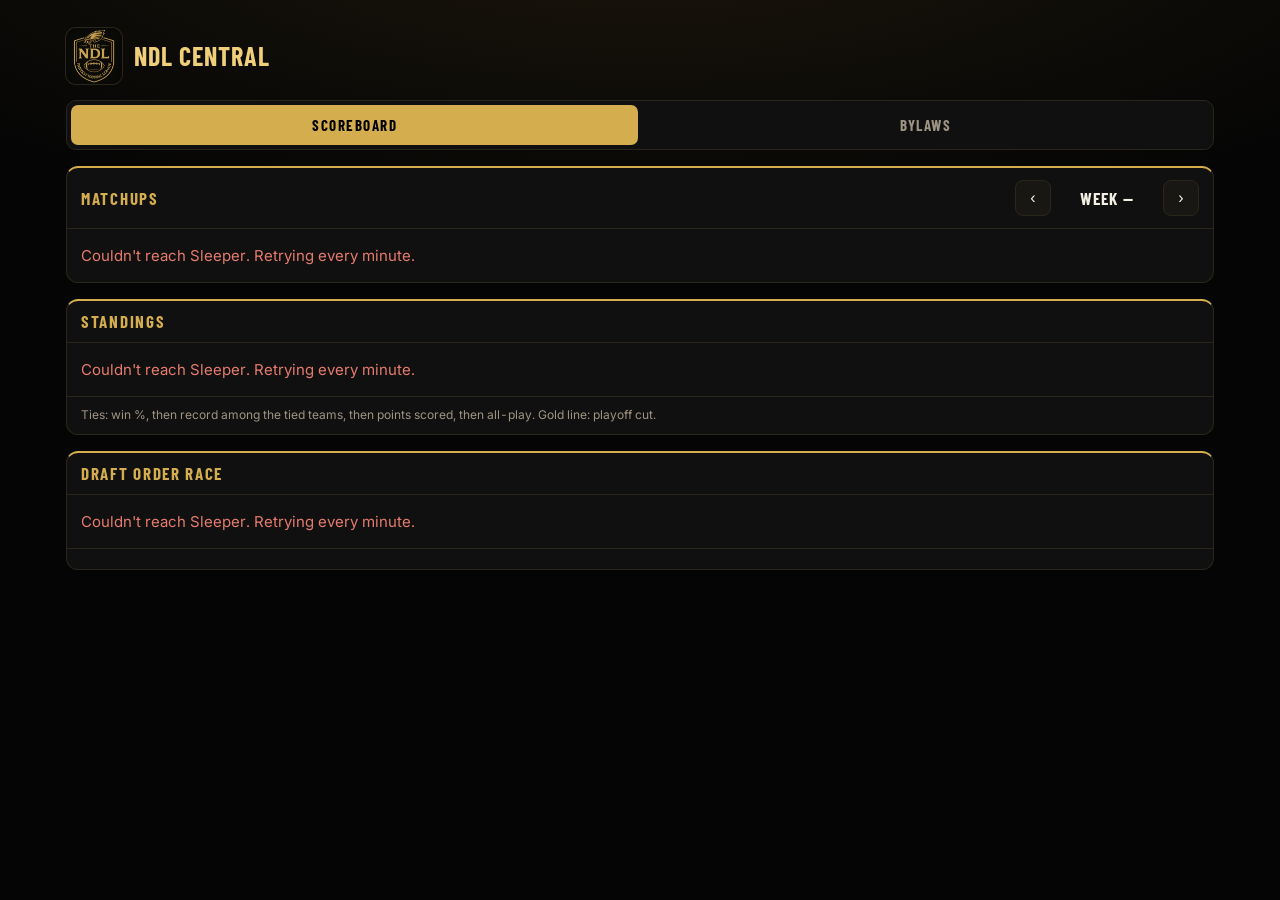
<file: index.html>
<!doctype html>
<html lang="en">
<head>
<meta charset="utf-8">
<meta name="viewport" content="width=device-width, initial-scale=1, viewport-fit=cover">
<meta name="theme-color" content="#050505">
<title>NDL Central</title>
<link rel="icon" href="logo.webp" type="image/webp">
<link rel="apple-touch-icon" href="logo.webp">
<link rel="preconnect" href="https://fonts.googleapis.com">
<link rel="preconnect" href="https://fonts.gstatic.com" crossorigin>
<link rel="stylesheet" href="https://fonts.googleapis.com/css2?family=Barlow+Condensed:wght@500;600;700&family=Inter:wght@400;500;600;700&display=swap">
<link rel="stylesheet" href="theme.css">
<style>

  /* Matchups */
  .stepper { display: flex; align-items: center; gap: 4px; }
  .stepper button { width: 36px; height: 36px; border: 1px solid var(--line); border-radius: 8px; background: var(--panel-2); color: var(--text); font-size: 16px; cursor: pointer; }
  .stepper button:disabled { opacity: .35; cursor: default; }
  .stepper .label { min-width: 104px; text-align: center; font: 700 17px/1 var(--display); letter-spacing: .06em; text-transform: uppercase; }
  .stepper button:not(:disabled):hover { border-color: var(--accent); color: var(--accent-hi); }
  .status { display: inline-block; margin-left: 6px; padding: 1px 6px; border-radius: 4px; font-size: 10px; font-weight: 700; letter-spacing: .06em; vertical-align: 1px; }
  .status.live { background: var(--accent); color: #000; }
  .status.final { background: var(--line); color: var(--muted); }
  .status.upcoming { background: var(--line); color: var(--text); }
  .games { display: grid; grid-template-columns: 1fr; gap: 1px; background: var(--line); }
  .game { background: var(--panel); padding: 6px 14px; }
  .side { display: grid; grid-template-columns: 28px 1fr auto; align-items: center; gap: 10px; padding: 6px 0; }
  .side .who { min-width: 0; }
  .side .name { display: block; overflow: hidden; text-overflow: ellipsis; white-space: nowrap; font-weight: 500; }
  .side .sub { display: block; color: var(--muted); font-size: 12px; overflow: hidden; text-overflow: ellipsis; white-space: nowrap; }
  .side .pts { font: 600 26px/1 var(--display); letter-spacing: .02em; color: var(--muted); }
  .side.ahead .name { color: var(--text); font-weight: 700; }
  .side.ahead .pts { color: var(--accent-hi); font-weight: 700; }
  .avatar { width: 28px; height: 28px; border-radius: 50%; background: var(--panel-2); object-fit: cover; display: block; }
  .avatar.sm { width: 22px; height: 22px; }

  /* Tables */
  .scroll { overflow-x: auto; -webkit-overflow-scrolling: touch; }
  table { border-collapse: separate; border-spacing: 0; width: 100%; font-size: 14px; }
  th, td { padding: 0 10px; height: 44px; text-align: right; white-space: nowrap; border-bottom: 1px solid var(--line); }
  tbody tr:last-child td { border-bottom: 0; }
  th { font: 700 13px/1 var(--display); letter-spacing: .08em; text-transform: uppercase; color: var(--muted); background: var(--panel-2); }
  th button { all: unset; cursor: pointer; display: inline-flex; align-items: center; gap: 3px; min-height: 44px; }
  th button:focus-visible { outline: 2px solid var(--accent); outline-offset: -2px; }
  th[aria-sort] button { color: var(--text); }
  th .arrow { font-size: 9px; width: 8px; }
  .l { text-align: left; }
  .sticky { position: sticky; left: 0; z-index: 1; background: var(--sticky); box-shadow: 1px 0 0 var(--line); }
  th.sticky { background: var(--panel-2); z-index: 2; }
  .team { display: flex; align-items: center; gap: 8px; max-width: 168px; }
  .team .rank { width: 18px; text-align: right; color: var(--muted); font-size: 13px; flex: none; }
  .team .name { overflow: hidden; text-overflow: ellipsis; font-weight: 600; }
  .playoff-line td { border-bottom: 2px solid var(--accent); }
  .W { color: var(--win); } .L { color: var(--loss); }
  .muted { color: var(--muted); }
  .compact { table-layout: fixed; font-size: 13px; letter-spacing: -.01em; }
  .compact th, .compact td { padding: 0 3px; height: 48px; }
  .compact th:first-child, .compact td:first-child { padding-left: 8px; width: 32%; }
  .compact th:last-child, .compact td:last-child { padding-right: 8px; }
  .compact th:nth-child(2), .compact td:nth-child(2) { width: 12%; }
  .compact th:last-child, .compact td:last-child { width: 16%; }
  .compact th button { min-height: 40px; }
  .compact .team { gap: 6px; max-width: none; }
  .compact .team .rank { width: 14px; font-size: 12px; }
  .compact .who { display: flex; flex-direction: column; min-width: 0; line-height: 1.25; }
  .compact .name { overflow: hidden; text-overflow: ellipsis; white-space: nowrap; }
  .compact td:not(:first-child) { line-height: 1.25; }
  .compact .v, .compact .s { display: block; overflow: hidden; text-overflow: clip; }
  .compact .s { color: var(--muted); font-size: 11px; }
  .race .pick { width: 52px; color: var(--muted); }
  .race .team { max-width: none; }
  .race .who { display: flex; flex-direction: column; min-width: 0; line-height: 1.25; }
  .race .name, .race .held { overflow: hidden; text-overflow: ellipsis; white-space: nowrap; }
  .race .held { color: var(--accent); font-size: 12px; }
  .race td { height: 48px; }
  .race .ahead { color: var(--muted); }

  button.game { all: unset; box-sizing: border-box; display: block; width: 100%; background: var(--panel); padding: 6px 14px; cursor: pointer; position: relative; }
  button.game::after { content: "›"; position: absolute; right: 6px; top: 50%; transform: translateY(-50%); color: var(--line); font-size: 18px; }
  button.game:hover, button.game:focus-visible { background: var(--panel-2); }
  button.game:focus-visible { outline: 2px solid var(--accent); outline-offset: -2px; }
  button.game .side { padding-right: 8px; }

  /* Matchup sheet */
  dialog { width: 100%; max-width: 560px; max-height: 100dvh; height: 100dvh; margin: 0 auto; padding: 0; border: 0; background: var(--bg); color: var(--text); }
  dialog::backdrop { background: rgba(0, 0, 0, .7); }
  .sheet { display: flex; flex-direction: column; height: 100%; }
  .sheet-top { display: flex; align-items: center; justify-content: space-between; padding: calc(10px + env(safe-area-inset-top)) 16px 10px; border-bottom: 1px solid var(--line); }
  .sheet-top h2 { font-size: 17px; }
  .close { all: unset; cursor: pointer; width: 40px; height: 40px; display: grid; place-items: center; border-radius: 8px; font-size: 22px; color: var(--muted); }
  .close:hover, .close:focus-visible { color: var(--accent-hi); background: var(--panel-2); }
  .sheet-body { overflow-y: auto; -webkit-overflow-scrolling: touch; padding: 0 0 calc(24px + env(safe-area-inset-bottom)); }
  .score { display: grid; grid-template-columns: 1fr auto 1fr; align-items: center; gap: 8px; padding: 16px; background: var(--panel); border-bottom: 2px solid var(--accent); }
  .score .t { display: flex; flex-direction: column; align-items: center; gap: 6px; text-align: center; min-width: 0; }
  .score .t .name { font-weight: 600; font-size: 14px; max-width: 100%; overflow: hidden; text-overflow: ellipsis; white-space: nowrap; }
  .score .t .sub { color: var(--muted); font-size: 12px; }
  .score .t .avatar { width: 44px; height: 44px; }
  .score .big { font: 700 34px/1 var(--display); color: var(--muted); }
  .score .t.ahead .big { color: var(--accent-hi); }
  .score .vs { color: var(--muted); font: 600 13px/1 var(--display); letter-spacing: .1em; }
  .lineup { width: 100%; border-collapse: collapse; table-layout: fixed; font-size: 13px; }
  .lineup td { height: 52px; padding: 0 8px; border-bottom: 1px solid var(--line); vertical-align: middle; white-space: normal; text-align: left; }
  .lineup .slot { width: 46px; padding: 0; text-align: center; font: 700 12px/1 var(--display); letter-spacing: .06em; color: var(--accent); background: var(--panel); }
  .lineup .pl { overflow: hidden; }
  .lineup .pl.r { text-align: right; }
  .pl .row { display: flex; align-items: center; gap: 6px; }
  .pl.r .row { flex-direction: row-reverse; }
  .pl .nm { flex: 1; min-width: 0; overflow: hidden; text-overflow: ellipsis; white-space: nowrap; font-weight: 500; }
  .pl .pp { font: 600 17px/1 var(--display); color: var(--muted); flex: none; }
  .pl.hot .pp { color: var(--text); }
  .pl .meta { display: block; color: var(--muted); font-size: 11px; overflow: hidden; text-overflow: ellipsis; white-space: nowrap; }
  .pl .inj { color: var(--loss); font-weight: 700; }
  .pl.empty { color: var(--muted); font-style: italic; }
  .bench-h { margin: 0; padding: 18px 16px 8px; font: 700 15px/1 var(--display); letter-spacing: .1em; text-transform: uppercase; color: var(--muted); display: flex; justify-content: space-between; }
  .lineup.bench .slot { color: var(--muted); }

  /* Tiebreakers */
  .tie-h { margin: 0; padding: 10px 14px; background: var(--panel-2); border-bottom: 1px solid var(--line); font: 700 14px/1 var(--display); letter-spacing: .08em; text-transform: uppercase; color: var(--muted); }
  .tie-h b { color: var(--accent-hi); font-weight: 700; }
  .tiebreak { table-layout: fixed; }
  .tiebreak td { height: auto; padding: 10px 8px; white-space: normal; vertical-align: top; text-align: left; }
  .tiebreak td:first-child { width: 30px; padding-left: 14px; color: var(--muted); }
  .tiebreak td:last-child { width: 40%; padding-right: 14px; }
  .tiebreak .name { display: block; font-weight: 600; }
  .tiebreak .vsgames { display: block; margin-top: 3px; color: var(--muted); font-size: 12px; line-height: 1.5; }
  .tiebreak .vsgames .W, .tiebreak .vsgames .L { font-weight: 600; }
  .tiebreak .rule { display: block; font: 700 15px/1.1 var(--display); letter-spacing: .06em; text-transform: uppercase; color: var(--accent); }
  .tiebreak .vs { display: block; margin-top: 3px; font-size: 12px; color: var(--muted); }
  .tiebreak .vs b { color: var(--text); font-weight: 600; }
  .tiebreak tr.last td { border-bottom: 2px solid var(--line); }

  .error { padding: 16px 14px; color: var(--loss); }
  .loading { padding: 24px 14px; color: var(--muted); }

  @media (min-width: 640px) {
    .games { grid-template-columns: 1fr 1fr; }
    .team { max-width: 240px; }
  }
  @media (min-width: 1000px) {
    main { padding-top: 24px; }
    .games { grid-template-columns: repeat(3, 1fr); }
  }
</style>
</head>
<body>
<main>
  <header>
    <div class="brand"><img src="logo.webp" alt="The NDL Fantasy Football League" width="56" height="56">
      <h1 id="title">NDL Central</h1></div>
    <span class="updated" id="updated" aria-live="polite"></span>
  </header>
  <nav class="tabs" aria-label="Pages"><a href="./" aria-current="page">Scoreboard</a><a href="bylaws.html">Bylaws</a></nav>
  <div class="layout">
    <section aria-labelledby="games-h" class="matchups">
      <div class="head">
        <h2 id="games-h">Matchups</h2>
        <div class="stepper">
          <button id="prev" type="button" aria-label="Previous week">‹</button>
          <span class="label" id="week-label">Week —</span>
          <button id="next" type="button" aria-label="Next week">›</button>
        </div>
      </div>
      <div id="games"><div class="loading">Loading…</div></div>
    </section>
    <section aria-labelledby="standings-h" class="standings">
      <div class="head"><h2 id="standings-h">Standings</h2><span class="updated" id="through"></span></div>
      <div class="scroll" id="standings"><div class="loading">Loading…</div></div>
      <p class="note" id="standings-note">Ties: win %, then record among the tied teams, then points scored, then all-play. Gold line: playoff cut.</p>
    </section>
    <section aria-labelledby="draft-h" class="draft">
      <div class="head"><h2 id="draft-h">Draft Order Race</h2><span class="updated" id="draft-season"></span></div>
      <div class="scroll" id="draft"><div class="loading">Loading…</div></div>
      <p class="note" id="draft-note"></p>
    </section>
    <section aria-labelledby="ties-h" class="ties" id="ties-section" hidden>
      <div class="head"><h2 id="ties-h">Tiebreakers</h2><span class="updated">Why the higher team is higher</span></div>
      <div id="ties"></div>
      <p class="note">Order: win %, then record among the tied teams, then points scored, then all-play win %, then a coin flip.</p>
    </section>
  </div>
</main>
<dialog id="matchup" aria-labelledby="matchup-h">
  <div class="sheet">
    <div class="sheet-top"><h2 id="matchup-h">Matchup</h2><button class="close" id="close" type="button" aria-label="Close">✕</button></div>
    <div class="sheet-body" id="matchup-body"></div>
  </div>
</dialog>
<script type="module">
  import { loadLeague, loadPlayers } from "./standings.js";

  const params = new URLSearchParams(location.search);
  const LEAGUE = params.get("league") || "1359577686959222784";
  const REFRESH_MS = 60_000;
  const $ = (id) => document.getElementById(id);
  const esc = (s) => String(s ?? "").replace(/[&<>"']/g, (c) => ({ "&": "&amp;", "<": "&lt;", ">": "&gt;", '"': "&quot;", "'": "&#39;" })[c]);
  const fx = (n, d = 2) => n == null ? "—" : n.toFixed(d);
  const pct = (n) => n == null ? "—" : n.toFixed(3).replace(/^0/, "");
  const avatar = (t, cls = "") => t.avatar ? `<img class="avatar ${cls}" src="${esc(t.avatar)}" alt="" loading="lazy">` : `<span class="avatar ${cls}"></span>`;

  let data = null, week = null, sort = { key: "rank", dir: 1 }, lastOk = null, timer = null;

  // Each column: header, how to read the sort value, how to draw the cell, and the first sort direction.
  const columns = [
    { key: "rank", label: "Team", cls: "l sticky", value: (t) => t.rank, dir: 1,
      cell: (t) => `<div class="team"><span class="rank">${t.rank}</span>${avatar(t, "sm")}<span class="name" title="@${esc(t.username)}">${esc(t.name)}</span></div>` },
    { key: "w", label: "W", value: (t) => t.w },
    { key: "l", label: "L", value: (t) => t.l },
    { key: "t", label: "T", value: (t) => t.t, onlyIf: (d) => d.teams.some((t) => t.t) },
    { key: "pct", label: "Pct", value: (t) => t.pct, cell: (t) => pct(t.pct) },
    { key: "streak", label: "Strk", value: (t) => streakValue(t.streak), cell: (t) => streakCell(t.streak) },
    { key: "eff", label: "Eff", value: (t) => t.eff, cell: (t) => t.eff == null ? "—" : (t.eff * 100).toFixed(1) },
    { key: "pp", label: "PP", value: (t) => t.pp, cell: (t) => fx(t.pp) },
    { key: "pf", label: "PF", value: (t) => t.pf, cell: (t) => fx(t.pf) },
    { key: "avgPf", label: "Avg PF", value: (t) => t.avgPf, cell: (t) => fx(t.avgPf, 1) },
    { key: "pa", label: "PA", value: (t) => t.pa, cell: (t) => fx(t.pa) },
    { key: "avgPa", label: "Avg PA", value: (t) => t.avgPa, cell: (t) => fx(t.avgPa, 1) },
    { key: "allRec", label: "All-Play", value: (t) => t.aw, cell: (t) => `${t.aw}-${t.al}${t.at ? `-${t.at}` : ""}` },
    { key: "allPct", label: "AP Pct", value: (t) => t.allPct, cell: (t) => pct(t.allPct) },
    { key: "faab", label: "FAAB", value: (t) => t.faab, cell: (t) => `$${t.faab}` },
  ];
  // Phones get the same stats folded into six columns: each cell's second line is the stat that goes with it.
  const two = (main, sub) => `<span class="v">${main}</span><span class="s">${sub}</span>`;
  const rec = (w, l, t) => `${w}-${l}${t ? `-${t}` : ""}`;
  const compact = [
    { key: "rank", label: "Team", cls: "l", value: (t) => t.rank, dir: 1,
      cell: (t) => `<div class="team"><span class="rank">${t.rank}</span><span class="who">
        <span class="name">${esc(t.name)}</span><span class="s">${streakCell(t.streak)} · $${t.faab}</span></span></div>` },
    { key: "pct", label: "Rec", value: (t) => t.pct, cell: (t) => two(rec(t.w, t.l, t.t), pct(t.pct)) },
    { key: "pf", label: "PF", value: (t) => t.pf, cell: (t) => two(fx(t.pf, 0), fx(t.avgPf, 1)) },
    { key: "pa", label: "PA", value: (t) => t.pa, cell: (t) => two(fx(t.pa, 0), fx(t.avgPa, 1)) },
    { key: "pp", label: "PP", value: (t) => t.pp, cell: (t) => two(fx(t.pp, 0), t.eff == null ? "—" : `${(t.eff * 100).toFixed(0)}%`) },
    { key: "allPct", label: "AP", value: (t) => t.allPct, cell: (t) => two(pct(t.allPct), rec(t.aw, t.al, t.at)) },
  ];
  const narrow = matchMedia("(max-width: 1099px)");
  narrow.addEventListener("change", () => data && renderStandings(data));
  function streakValue(s) { const m = /^(\d+)([WLT])$/.exec(s || ""); return m ? (m[2] === "W" ? 1 : m[2] === "L" ? -1 : 0) * Number(m[1]) : 0; }
  function streakCell(s) { const m = /^(\d+)([WLT])$/.exec(s || ""); return m ? `<span class="${m[2]}">${m[2]}${m[1]}</span>` : "—"; }

  function renderGames(d) {
    const max = d.current;
    $("prev").disabled = d.shown <= 1; $("next").disabled = d.shown >= max;
    const zero = d.matchups.every((g) => g.every((s) => !s.points));
    const status = !d.inProgress ? ["final", "Final"] : zero ? ["upcoming", "Soon"] : ["live", "Live"];
    $("week-label").innerHTML = `Week ${d.shown}<span class="status ${status[0]}">${status[1].toUpperCase()}</span>`;
    if (!d.matchups.length) { $("games").innerHTML = `<div class="loading">No games this week.</div>`; return; }
    $("games").innerHTML = `<div class="games">${d.matchups.map((g, i) => {
      const lead = leader(g);
      return `<button type="button" class="game" data-m="${i}" aria-label="Open ${esc(g.map((s) => s.team?.name).join(" vs "))}">${g.map((s) => `<div class="side${s === lead ? " ahead" : ""}">
        ${avatar(s.team)}<span class="who"><span class="name">${esc(s.team?.name)}</span><span class="sub">${s.team.w}-${s.team.l}${s.team.t ? `-${s.team.t}` : ""} · @${esc(s.team.username)}</span></span>
        <span class="pts">${fx(s.points)}</span></div>`).join("")}</button>`;
    }).join("")}</div>`;
  }
  function leader(g) {
    const top = Math.max(...g.map((s) => s.points));
    return g.filter((s) => s.points === top).length === 1 && top > 0 ? g.find((s) => s.points === top) : null;
  }

  // The matchup sheet: both lineups slot by slot, then the benches. Opening it adds a history entry so Back closes it.
  let open = null, players = null;
  const short = (p) => p.pos === "DEF" ? p.name : p.name.replace(/^(\S)\S*\s+/, "$1. ");
  function playerCell(slot, side, right) {
    if (!slot || slot.id === "0") return `<td class="pl empty${right ? " r" : ""}">${slot ? "Empty" : ""}</td>`;
    const p = players?.[slot.id] ?? { name: slot.id, pos: "", team: "", status: "" };
    const inj = p.status ? ` <span class="inj">${esc({ Questionable: "Q", Doubtful: "D", Out: "O", "Injured Reserve": "IR" }[p.status] ?? p.status)}</span>` : "";
    return `<td class="pl${right ? " r" : ""}${slot.points ? " hot" : ""}"><div class="row"><span class="nm">${esc(short(p))}</span><span class="pp">${fx(slot.points)}</span></div>
      <span class="meta">${esc([p.pos, p.team].filter(Boolean).join(" · "))}${inj}</span></td>`;
  }
  function renderMatchup() {
    const g = data?.matchups[open];
    if (!g) return closeMatchup();
    const [a, b] = g, lead = leader(g);
    const team = (s) => `<div class="t${s === lead ? " ahead" : ""}">${avatar(s.team)}<span class="name">${esc(s.team.name)}</span>
      <span class="big">${fx(s.points)}</span><span class="sub">${rec(s.team.w, s.team.l, s.team.t)} · @${esc(s.team.username)}</span></div>`;
    const rows = (slots, left, right, label) => slots.map((_, i) => `<tr>${playerCell(left[i], a, false)}<td class="slot">${label(i)}</td>${playerCell(right[i], b, true)}</tr>`).join("");
    const benchLen = Math.max(a.bench.length, b?.bench.length ?? 0);
    const sum = (list) => list.reduce((n, x) => n + x.points, 0);
    $("matchup-h").textContent = `Week ${data.shown} Matchup`;
    $("matchup-body").innerHTML = `<div class="score">${team(a)}<span class="vs">VS</span>${b ? team(b) : "<div></div>"}</div>
      <table class="lineup"><tbody>${rows(data.slots, a.starters, b?.starters ?? [], (i) => esc(data.slots[i] === "SUPER_FLEX" ? "SF" : data.slots[i]))}</tbody></table>
      ${benchLen ? `<h3 class="bench-h"><span>${fx(sum(a.bench))}</span><span>Bench</span><span>${fx(sum(b?.bench ?? []))}</span></h3>
      <table class="lineup bench"><tbody>${rows(Array(benchLen).fill(0), a.bench, b?.bench ?? [], () => "BN")}</tbody></table>` : ""}
      ${players ? "" : `<p class="note">Loading player names…</p>`}`;
  }
  async function openMatchup(i, push = true) {
    open = i; renderMatchup();
    if (!$("matchup").open) $("matchup").showModal();
    if (push) history.pushState({ matchup: i }, "");
    if (!players) {
      const ids = data.matchups.flat().flatMap((s) => [...s.starters, ...s.bench].map((x) => x.id));
      try { players = await loadPlayers([...new Set([...data.playerIds, ...ids])]); } catch (e) { console.error(e); }
      if (open !== null) renderMatchup();
    }
  }
  function closeMatchup() { open = null; if ($("matchup").open) $("matchup").close(); }

  function renderStandings(d) {
    const cols = narrow.matches ? compact : columns.filter((c) => !c.onlyIf || c.onlyIf(d));
    const col = cols.find((c) => c.key === sort.key) ?? cols[0];
    const rows = [...d.teams].sort((a, b) => {
      const x = col.value(a) ?? -Infinity, y = col.value(b) ?? -Infinity;
      return (x < y ? -1 : x > y ? 1 : 0) * sort.dir || a.rank - b.rank;
    });
    const cut = d.league.settings.playoff_teams;
    const official = sort.key === "rank" && sort.dir === 1;
    $("standings").innerHTML = `<table${narrow.matches ? ` class="compact"` : ""}><thead><tr>${cols.map((c) => {
      const on = c.key === col.key;
      return `<th scope="col" class="${c.cls ?? ""}"${on ? ` aria-sort="${sort.dir === 1 ? "ascending" : "descending"}"` : ""}>
        <button type="button" data-key="${c.key}">${c.label}<span class="arrow">${on ? (sort.dir === 1 ? "▲" : "▼") : ""}</span></button></th>`;
    }).join("")}</tr></thead><tbody>${rows.map((t) => `<tr${official && t.rank === cut ? ` class="playoff-line"` : ""}>${cols.map((c) =>
      `<td class="${c.cls ?? ""}">${c.cell ? c.cell(t) : esc(c.value(t))}</td>`).join("")}</tr>`).join("")}</tbody></table>`;
    $("through").textContent = d.completed ? `Through week ${d.completed}` : "No weeks final";
    $("standings-note").innerHTML = d.mismatched.length
      ? `<span class="warn">Records differ from Sleeper's for ${d.mismatched.map((t) => esc(t.name)).join(", ")}; the table may be off.</span>`
      : `${narrow.matches ? "Second lines: streak · FAAB, win %, average PF and PA, efficiency, all-play record. " : ""}Ties: win %, then record among the tied teams, then points scored, then all-play. Gold line: playoff cut.`;
  }

  function renderDraft(d) {
    const r = d.draft;
    $("draft-season").textContent = `${r.season} Round 1`;
    $("draft").innerHTML = `<table class="race"><thead><tr><th class="l">Pick</th><th class="l">Team</th><th>PP</th><th>Ahead</th></tr></thead><tbody>${r.rows.map((x, i) => `<tr>
      <td class="l pick">${x.finalist && !r.decided ? "11–12" : x.pick}</td>
      <td class="l"><div class="team">${avatar(x.team, "sm")}<span class="who"><span class="name">${esc(x.team.name)}</span>${x.holder.id === x.team.id ? ""
        : `<span class="held">Held by ${esc(x.holder.name)}</span>`}</span></div></td>
      <td>${fx(x.team.pp)}</td>
      <td class="ahead">${i && !x.finalist ? `+${fx(x.team.pp - r.rows[i - 1].team.pp)}` : "—"}</td></tr>`).join("")}</tbody></table>`;
    $("draft-note").textContent = r.decided ? "Final order: potential points, lowest first; runner-up picks 11, champion 12."
      : r.finalistsSet ? "Potential points, lowest first; the two finalists pick 11 and 12."
      : "If the season ended now: potential points (best possible lineup each week), lowest picks first. Ahead: PP over the pick before. Picks 11 and 12 go to the runner-up and champion.";
  }

  function renderTies(d) {
    $("ties-section").hidden = !d.tiebreaks.length;
    const h2h = (t) => `${t.tieRecord}${t.tiePct == null ? "" : ` (${pct(t.tiePct)})`}`;
    const game = (g) => {
      const n = g.w + g.l + g.t, res = g.w > g.l ? "W" : g.l > g.w ? "L" : "T";
      return `<span class="${res}">${n === 1 ? res : rec(g.w, g.l, g.t)}</span> ${esc(g.opponent.name)}`;
    };
    $("ties").innerHTML = d.tiebreaks.map((g) => {
      const t0 = g.rows[0].team;
      return `<h3 class="tie-h"><b>${rec(t0.w, t0.l, t0.t)}</b> · ${g.rows.length} teams tied at ${pct(t0.pct)}</h3>
      <table class="tiebreak"><tbody>${g.rows.map((r, i) => {
        const t = r.team, next = g.rows[i + 1]?.team;
        const games = t.tieGames.length ? `H2H ${h2h(t)}: ${t.tieGames.map(game).join(" · ")}` : "No games against the other tied teams";
        const why = !r.over ? `<span class="vs">Lowest of the tie</span>`
          : `<span class="rule">${r.over.rule}</span><span class="vs">${r.over.rule === "Coin flip" ? `Still tied with ${esc(next.name)}`
            : `<b>${esc(r.over.rule === "Head-to-head" ? h2h(t) : r.over.a)}</b> to ${esc(r.over.rule === "Head-to-head" ? h2h(next) : r.over.b)} over ${esc(next.name)}`}</span>`;
        return `<tr${i === g.rows.length - 1 ? ` class="last"` : ""}><td>${t.rank}</td><td><span class="name">${esc(t.name)}</span><span class="vsgames">${games}</span></td><td>${why}</td></tr>`;
      }).join("")}</tbody></table>`;
    }).join("");
  }

  function stamp() {
    if (!lastOk) return;
    const stale = Date.now() - lastOk > REFRESH_MS * 3;
    $("updated").className = `updated${stale ? " stale" : ""}`;
    $("updated").textContent = `${stale ? "Last updated" : "Updated"} ${new Date(lastOk).toLocaleTimeString([], { hour: "numeric", minute: "2-digit" })}`;
  }

  async function refresh() {
    try {
      data = await loadLeague(LEAGUE, week ?? undefined);
      week = data.shown; lastOk = Date.now();
      renderGames(data); renderStandings(data); renderDraft(data); renderTies(data);
      if (open !== null) renderMatchup();
    } catch (e) {
      if (!data) for (const id of ["games", "standings", "draft"]) $(id).innerHTML = `<div class="error">Couldn't reach Sleeper. Retrying every minute.</div>`;
      console.error(e);
    }
    stamp();
  }
  function schedule() { clearInterval(timer); timer = setInterval(() => { if (!document.hidden) refresh(); }, REFRESH_MS); }

  $("standings").addEventListener("click", (e) => {
    const b = e.target.closest("button[data-key]"); if (!b || !data) return;
    const key = b.dataset.key, c = columns.find((x) => x.key === key);
    sort = sort.key === key ? { key, dir: -sort.dir } : { key, dir: c.dir ?? -1 };
    renderStandings(data);
  });
  $("prev").addEventListener("click", () => { if (data && week > 1) { week--; refresh(); } });
  $("next").addEventListener("click", () => { if (data && week < data.current) { week++; refresh(); } });
  document.addEventListener("visibilitychange", () => { if (!document.hidden) refresh(); });
  $("games").addEventListener("click", (e) => { const b = e.target.closest("button[data-m]"); if (b && data) openMatchup(Number(b.dataset.m)); });
  // Every way out of the sheet goes through Back, so the history entry it added is always used up.
  const leave = () => history.state?.matchup != null ? history.back() : closeMatchup();
  $("close").addEventListener("click", leave);
  $("matchup").addEventListener("cancel", (e) => { e.preventDefault(); leave(); });
  $("matchup").addEventListener("click", (e) => { if (e.target === $("matchup")) leave(); });
  addEventListener("popstate", (e) => { if (e.state?.matchup != null && data) openMatchup(e.state.matchup, false); else closeMatchup(); });
  setInterval(stamp, 15_000);
  refresh(); schedule();
</script>
</body>
</html>
</file>
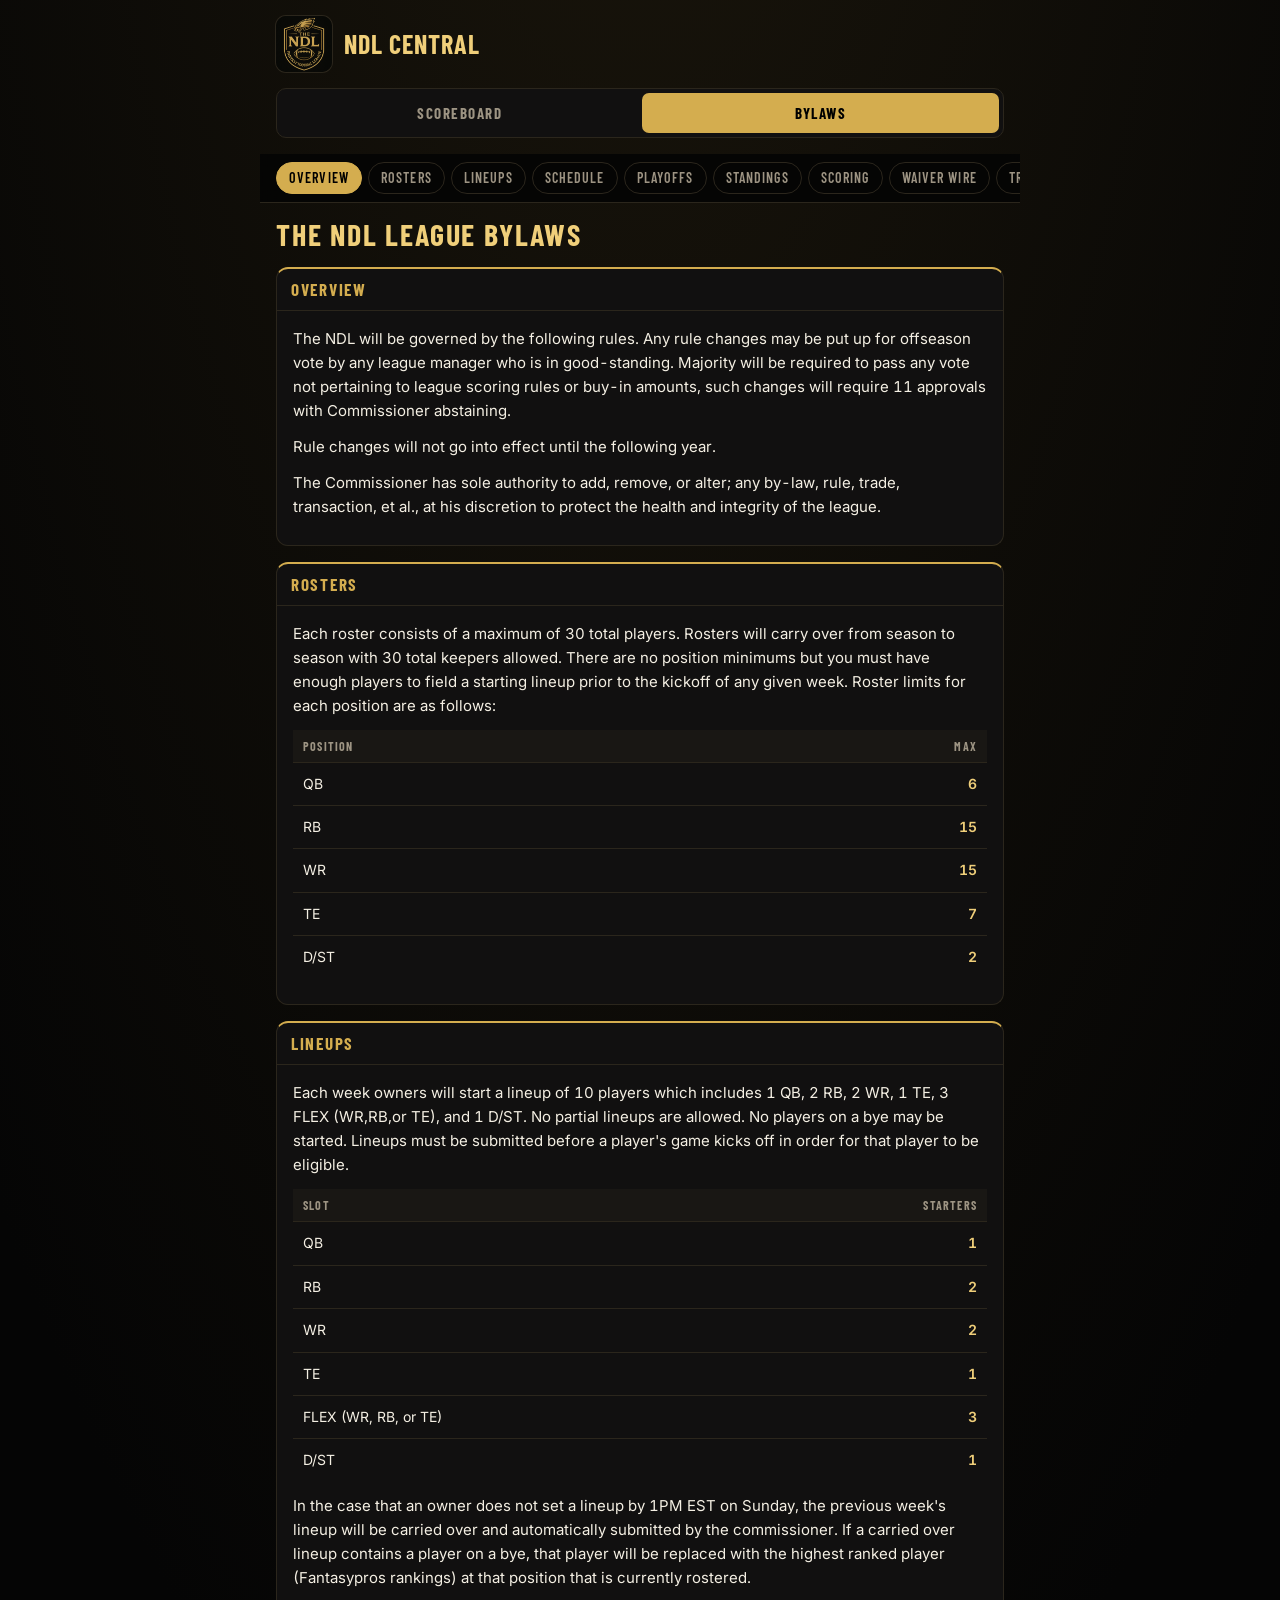
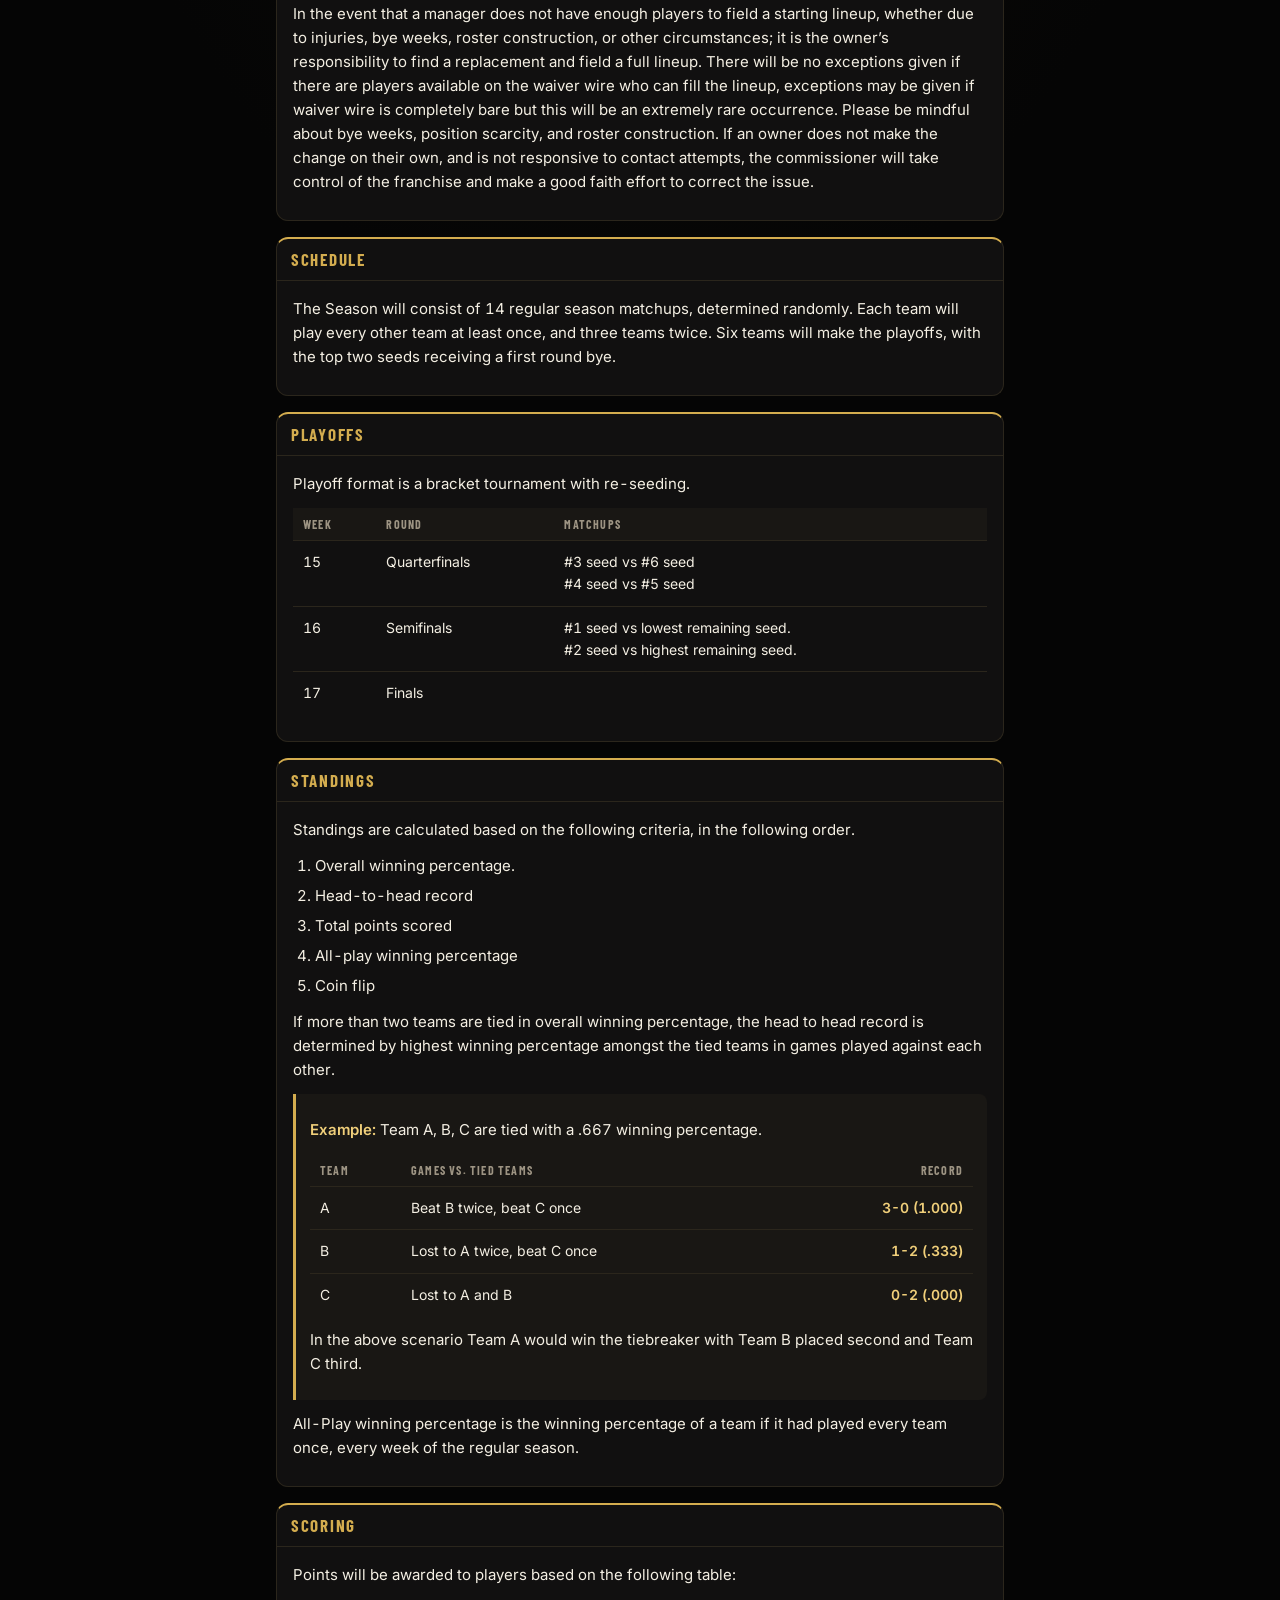
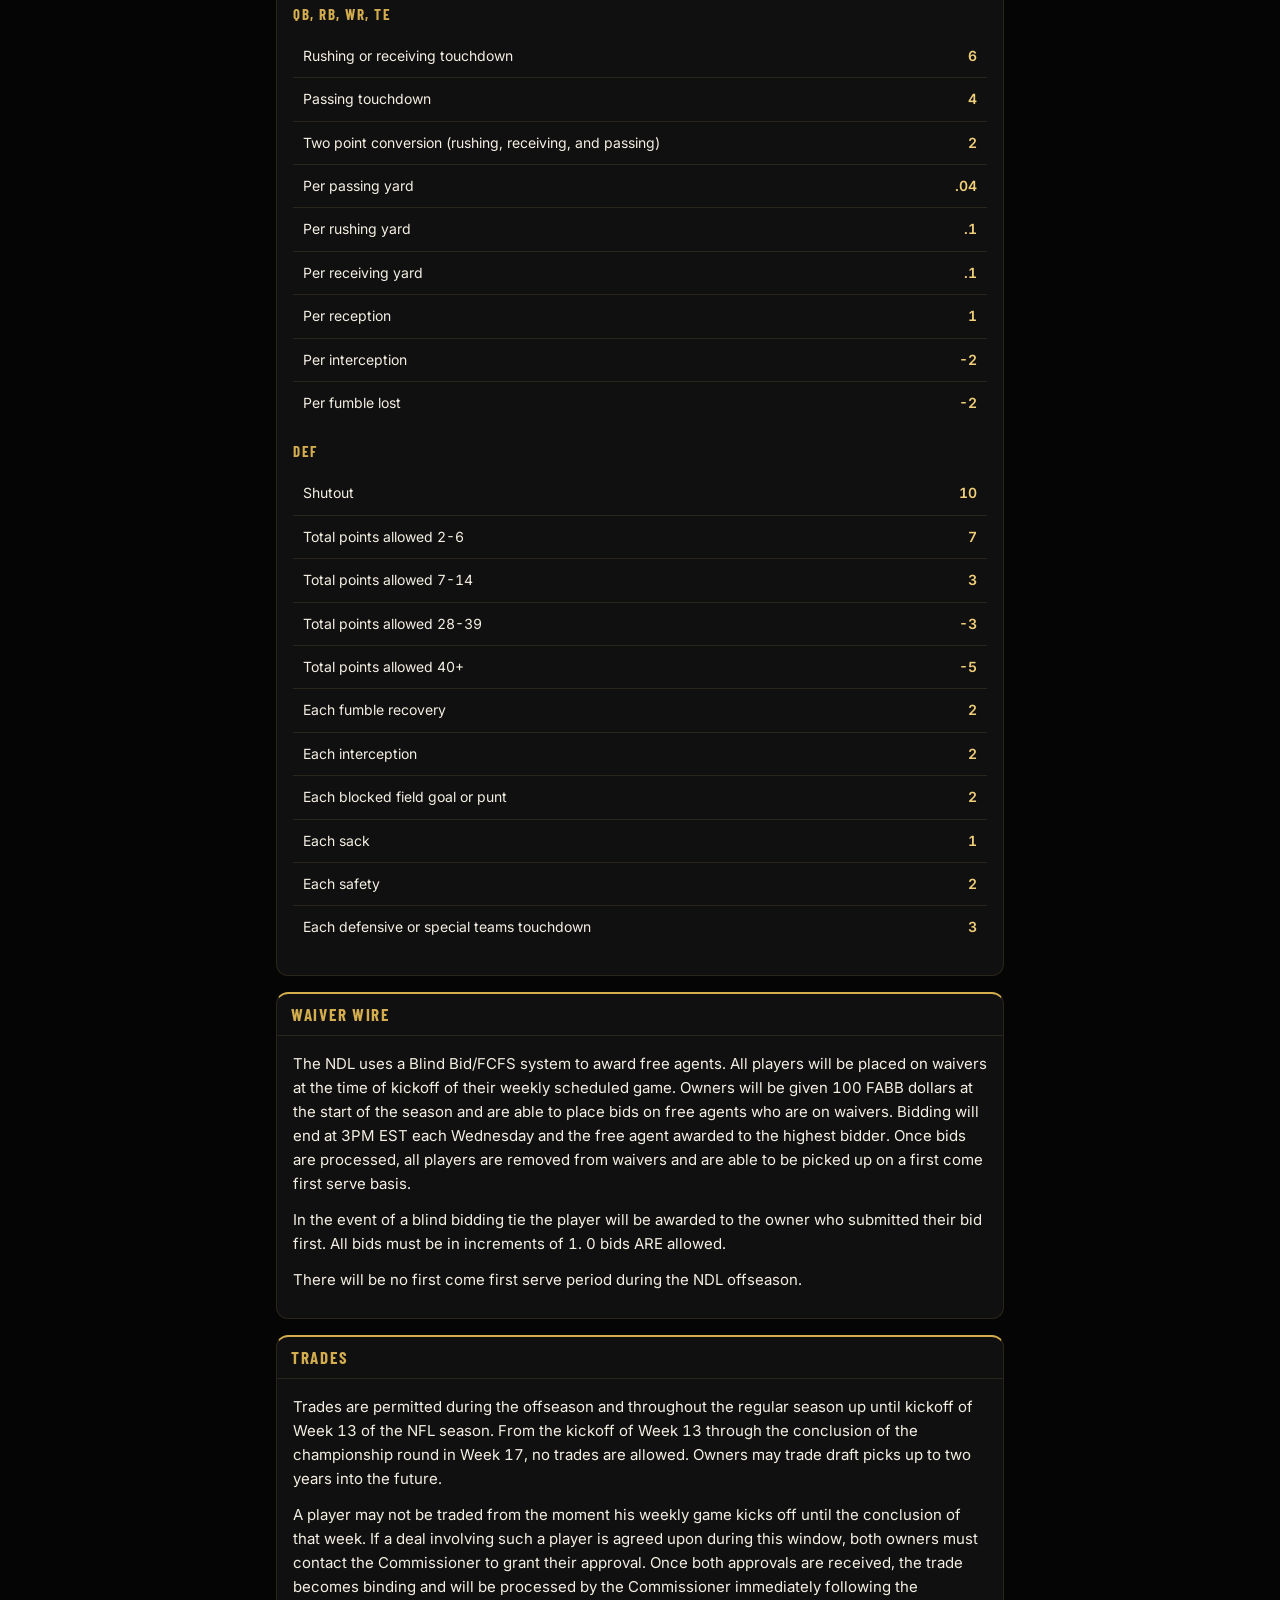
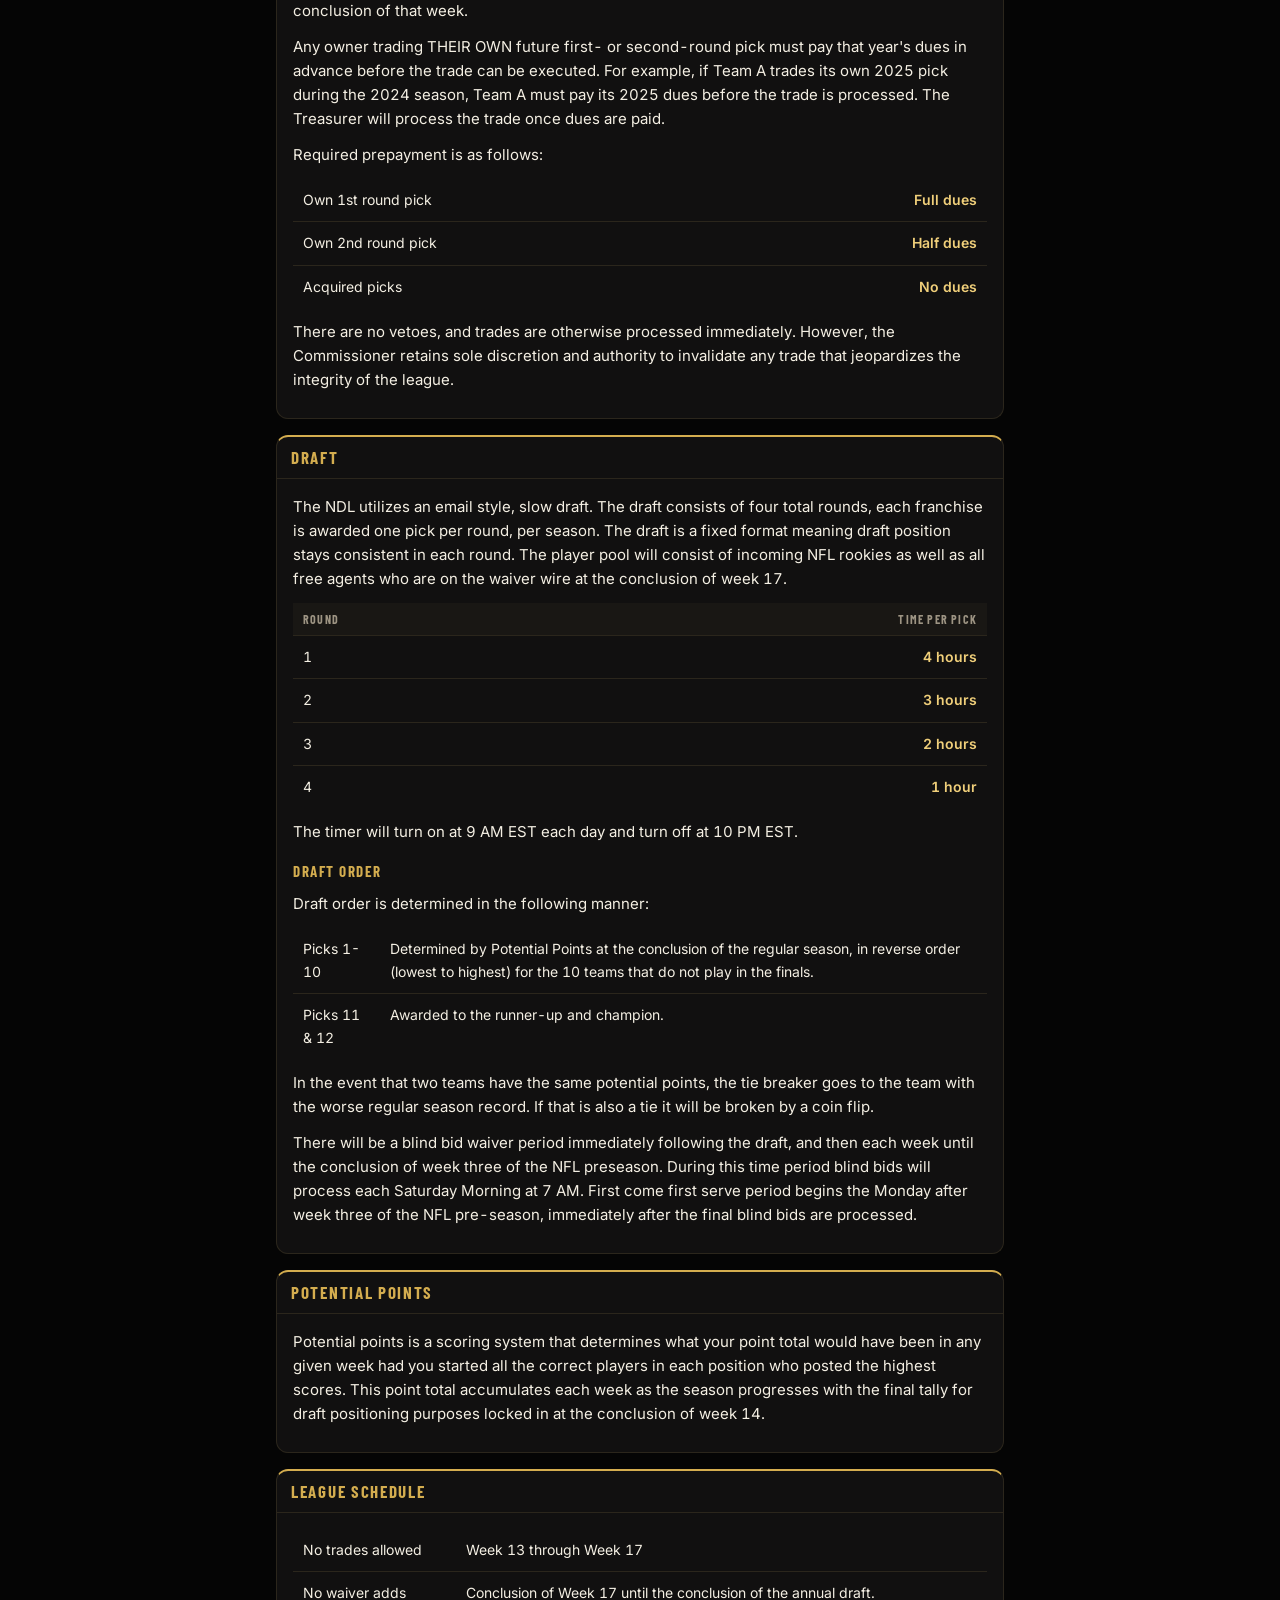
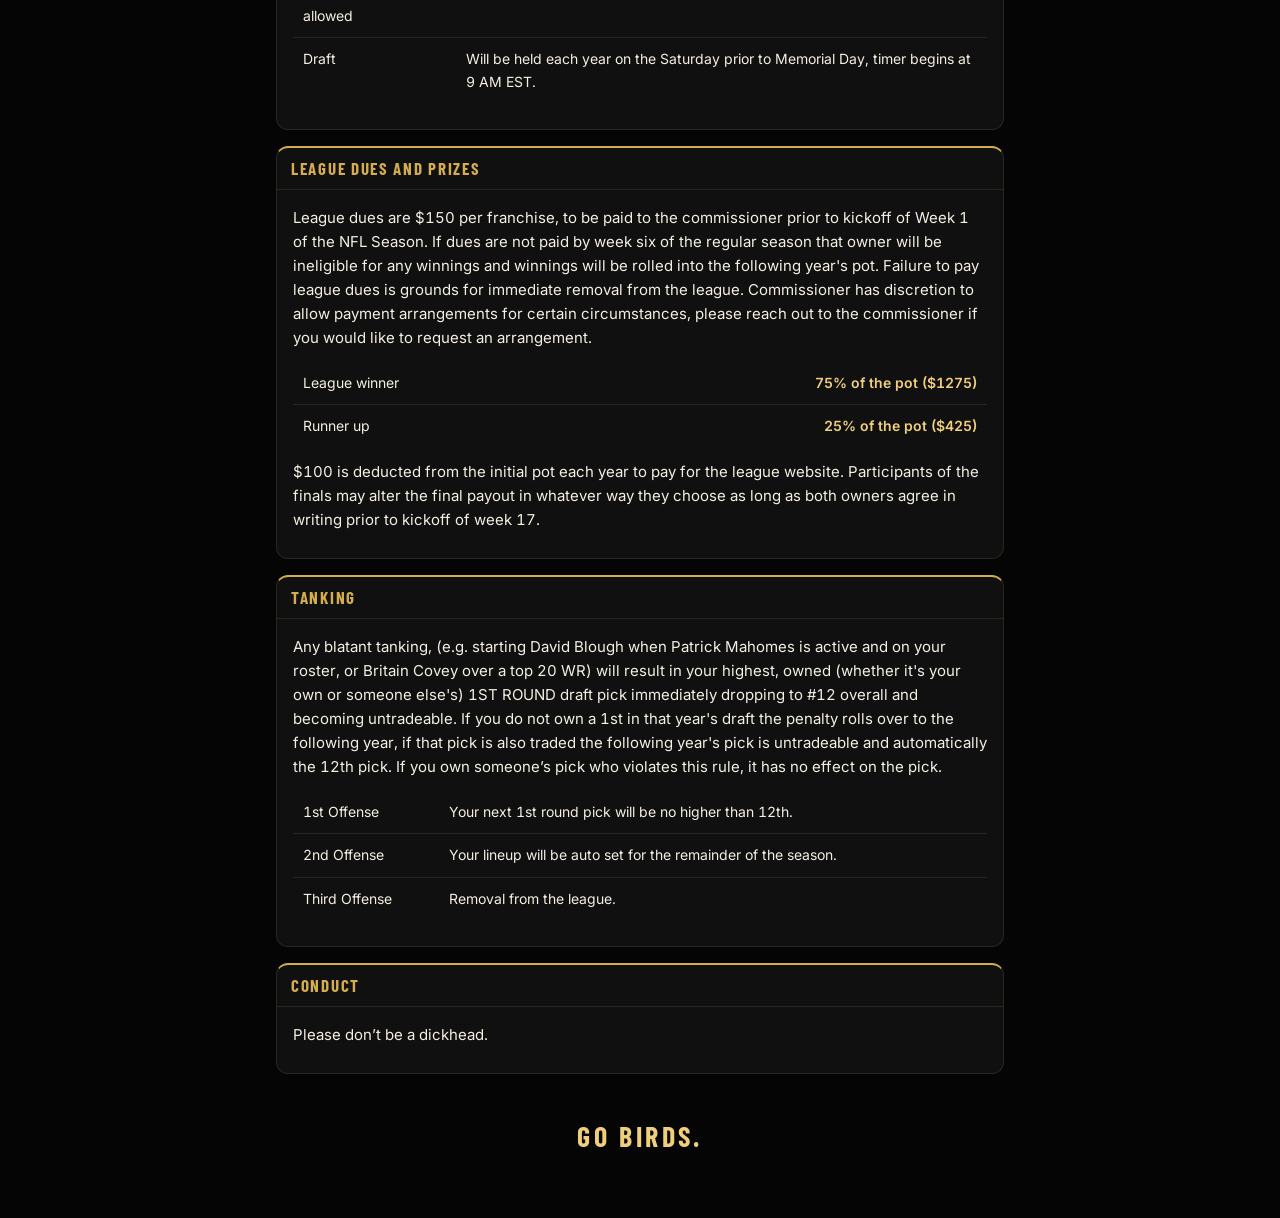
<file: bylaws.html>
<!doctype html>
<html lang="en">
<head>
<meta charset="utf-8">
<meta name="viewport" content="width=device-width, initial-scale=1, viewport-fit=cover">
<meta name="theme-color" content="#050505">
<title>NDL Central · Bylaws</title>
<link rel="icon" href="logo.webp" type="image/webp">
<link rel="apple-touch-icon" href="logo.webp">
<link rel="preconnect" href="https://fonts.googleapis.com">
<link rel="preconnect" href="https://fonts.gstatic.com" crossorigin>
<link rel="stylesheet" href="https://fonts.googleapis.com/css2?family=Barlow+Condensed:wght@500;600;700&family=Inter:wght@400;500;600;700&display=swap">
<link rel="stylesheet" href="theme.css">
<style>
  html { scroll-behavior: smooth; scroll-padding-top: 64px; }
  main { max-width: 760px; }
  .toc { position: sticky; top: 0; z-index: 5; margin: 0 -16px 16px; padding: 8px 16px; background: rgba(5, 5, 5, .92);
    backdrop-filter: blur(8px); -webkit-backdrop-filter: blur(8px); border-bottom: 1px solid var(--line);
    display: flex; gap: 6px; overflow-x: auto; scrollbar-width: none; -webkit-overflow-scrolling: touch; }
  .toc::-webkit-scrollbar { display: none; }
  .toc a { flex: none; padding: 8px 12px; border: 1px solid var(--line); border-radius: 999px; color: var(--muted); text-decoration: none;
    font: 600 14px/1 var(--display); letter-spacing: .08em; text-transform: uppercase; }
  .toc a:hover, .toc a.on { color: #000; background: var(--accent); border-color: var(--accent); }
  .title { margin: 4px 0 16px; font: 700 30px/1.05 var(--display); letter-spacing: .06em; text-transform: uppercase; color: var(--accent-hi); }
  .body { padding: 4px 16px 14px; font-size: 15px; line-height: 1.6; }
  .body p { margin: 12px 0; }
  .body h3 { margin: 18px 0 6px; font: 700 15px/1.2 var(--display); letter-spacing: .1em; text-transform: uppercase; color: var(--accent); }
  .body strong { color: var(--accent-hi); font-weight: 600; }
  .body ul, .body ol { margin: 10px 0; padding-left: 22px; }
  .body li { margin: 6px 0; }
  .facts { width: 100%; border-collapse: collapse; margin: 12px 0; font-size: 14px; }
  .facts th, .facts td { padding: 10px 10px; border-bottom: 1px solid var(--line); text-align: left; vertical-align: top; }
  .facts th { font: 700 12px/1 var(--display); letter-spacing: .1em; text-transform: uppercase; color: var(--muted); background: var(--panel-2); }
  .facts td.n { text-align: right; white-space: nowrap; font-weight: 600; color: var(--accent-hi); }
  .facts tr:last-child td { border-bottom: 0; }
  .callout { margin: 12px 0; padding: 12px 14px; border-left: 3px solid var(--accent); background: var(--panel-2); border-radius: 0 8px 8px 0; }
  .signoff { text-align: center; padding: 20px 0 8px; font: 700 28px/1 var(--display); letter-spacing: .12em; text-transform: uppercase; color: var(--accent-hi); }
</style>
</head>
<body>
<main>
  <header>
    <div class="brand"><img src="logo.webp" alt="The NDL Fantasy Football League" width="56" height="56">
      <h1>NDL Central</h1></div>
  </header>
  <nav class="tabs" aria-label="Pages"><a href="./">Scoreboard</a><a href="bylaws.html" aria-current="page">Bylaws</a></nav>

  <nav class="toc" aria-label="Sections" id="toc"></nav>

  <h2 class="title">The NDL League Bylaws</h2>

  <section id="overview" aria-labelledby="h-overview">
    <div class="head"><h2 id="h-overview">Overview</h2></div>
    <div class="body">
      <p>The NDL will be governed by the following rules. Any rule changes may be put up for offseason vote by any league manager who is in good-standing. Majority will be required to pass any vote not pertaining to league scoring rules or buy-in amounts, such changes will require 11 approvals with Commissioner abstaining.</p>
      <p>Rule changes will not go into effect until the following year.</p>
      <p>The Commissioner has sole authority to add, remove, or alter; any by-law, rule, trade, transaction, et al., at his discretion to protect the health and integrity of the league.</p>
    </div>
  </section>

  <section id="rosters" aria-labelledby="h-rosters">
    <div class="head"><h2 id="h-rosters">Rosters</h2></div>
    <div class="body">
      <p>Each roster consists of a maximum of 30 total players. Rosters will carry over from season to season with 30 total keepers allowed. There are no position minimums but you must have enough players to field a starting lineup prior to the kickoff of any given week. Roster limits for each position are as follows:</p>
      <table class="facts"><thead><tr><th>Position</th><th style="text-align:right">Max</th></tr></thead><tbody>
        <tr><td>QB</td><td class="n">6</td></tr><tr><td>RB</td><td class="n">15</td></tr><tr><td>WR</td><td class="n">15</td></tr>
        <tr><td>TE</td><td class="n">7</td></tr><tr><td>D/ST</td><td class="n">2</td></tr>
      </tbody></table>
    </div>
  </section>

  <section id="lineups" aria-labelledby="h-lineups">
    <div class="head"><h2 id="h-lineups">Lineups</h2></div>
    <div class="body">
      <p>Each week owners will start a lineup of 10 players which includes 1 QB, 2 RB, 2 WR, 1 TE, 3 FLEX (WR,RB,or TE), and 1 D/ST. No partial lineups are allowed. No players on a bye may be started. Lineups must be submitted before a player's game kicks off in order for that player to be eligible.</p>
      <table class="facts"><thead><tr><th>Slot</th><th style="text-align:right">Starters</th></tr></thead><tbody>
        <tr><td>QB</td><td class="n">1</td></tr><tr><td>RB</td><td class="n">2</td></tr><tr><td>WR</td><td class="n">2</td></tr><tr><td>TE</td><td class="n">1</td></tr>
        <tr><td>FLEX (WR, RB, or TE)</td><td class="n">3</td></tr><tr><td>D/ST</td><td class="n">1</td></tr>
      </tbody></table>
      <p>In the case that an owner does not set a lineup by 1PM EST on Sunday, the previous week's lineup will be carried over and automatically submitted by the commissioner. If a carried over lineup contains a player on a bye, that player will be replaced with the highest ranked player (Fantasypros rankings) at that position that is currently rostered.</p>
      <p>In the event that a manager does not have enough players to field a starting lineup, whether due to injuries, bye weeks, roster construction, or other circumstances; it is the owner’s responsibility to find a replacement and field a full lineup. There will be no exceptions given if there are players available on the waiver wire who can fill the lineup, exceptions may be given if waiver wire is completely bare but this will be an extremely rare occurrence. Please be mindful about bye weeks, position scarcity, and roster construction. If an owner does not make the change on their own, and is not responsive to contact attempts, the commissioner will take control of the franchise and make a good faith effort to correct the issue.</p>
    </div>
  </section>

  <section id="schedule" aria-labelledby="h-schedule">
    <div class="head"><h2 id="h-schedule">Schedule</h2></div>
    <div class="body">
      <p>The Season will consist of 14 regular season matchups, determined randomly. Each team will play every other team at least once, and three teams twice. Six teams will make the playoffs, with the top two seeds receiving a first round bye.</p>
    </div>
  </section>

  <section id="playoffs" aria-labelledby="h-playoffs">
    <div class="head"><h2 id="h-playoffs">Playoffs</h2></div>
    <div class="body">
      <p>Playoff format is a bracket tournament with re-seeding.</p>
      <table class="facts"><thead><tr><th>Week</th><th>Round</th><th>Matchups</th></tr></thead><tbody>
        <tr><td>15</td><td>Quarterfinals</td><td>#3 seed vs #6 seed<br>#4 seed vs #5 seed</td></tr>
        <tr><td>16</td><td>Semifinals</td><td>#1 seed vs lowest remaining seed.<br>#2 seed vs highest remaining seed.</td></tr>
        <tr><td>17</td><td>Finals</td><td></td></tr>
      </tbody></table>
    </div>
  </section>

  <section id="standings" aria-labelledby="h-standings">
    <div class="head"><h2 id="h-standings">Standings</h2></div>
    <div class="body">
      <p>Standings are calculated based on the following criteria, in the following order.</p>
      <ol><li>Overall winning percentage.</li><li>Head-to-head record</li><li>Total points scored</li><li>All-play winning percentage</li><li>Coin flip</li></ol>
      <p>If more than two teams are tied in overall winning percentage, the head to head record is determined by highest winning percentage amongst the tied teams in games played against each other.</p>
      <div class="callout">
        <p><strong>Example:</strong> Team A, B, C are tied with a .667 winning percentage.</p>
        <table class="facts"><thead><tr><th>Team</th><th>Games vs. tied teams</th><th style="text-align:right">Record</th></tr></thead><tbody>
          <tr><td>A</td><td>Beat B twice, beat C once</td><td class="n">3-0 (1.000)</td></tr>
          <tr><td>B</td><td>Lost to A twice, beat C once</td><td class="n">1-2 (.333)</td></tr>
          <tr><td>C</td><td>Lost to A and B</td><td class="n">0-2 (.000)</td></tr>
        </tbody></table>
        <p>In the above scenario Team A would win the tiebreaker with Team B placed second and Team C third.</p>
      </div>
      <p>All-Play winning percentage is the winning percentage of a team if it had played every team once, every week of the regular season.</p>
    </div>
  </section>

  <section id="scoring" aria-labelledby="h-scoring">
    <div class="head"><h2 id="h-scoring">Scoring</h2></div>
    <div class="body">
      <p>Points will be awarded to players based on the following table:</p>
      <h3>QB, RB, WR, TE</h3>
      <table class="facts"><tbody>
        <tr><td>Rushing or receiving touchdown</td><td class="n">6</td></tr>
        <tr><td>Passing touchdown</td><td class="n">4</td></tr>
        <tr><td>Two point conversion (rushing, receiving, and passing)</td><td class="n">2</td></tr>
        <tr><td>Per passing yard</td><td class="n">.04</td></tr>
        <tr><td>Per rushing yard</td><td class="n">.1</td></tr>
        <tr><td>Per receiving yard</td><td class="n">.1</td></tr>
        <tr><td>Per reception</td><td class="n">1</td></tr>
        <tr><td>Per interception</td><td class="n">-2</td></tr>
        <tr><td>Per fumble lost</td><td class="n">-2</td></tr>
      </tbody></table>
      <h3>DEF</h3>
      <table class="facts"><tbody>
        <tr><td>Shutout</td><td class="n">10</td></tr>
        <tr><td>Total points allowed 2-6</td><td class="n">7</td></tr>
        <tr><td>Total points allowed 7-14</td><td class="n">3</td></tr>
        <tr><td>Total points allowed 28-39</td><td class="n">-3</td></tr>
        <tr><td>Total points allowed 40+</td><td class="n">-5</td></tr>
        <tr><td>Each fumble recovery</td><td class="n">2</td></tr>
        <tr><td>Each interception</td><td class="n">2</td></tr>
        <tr><td>Each blocked field goal or punt</td><td class="n">2</td></tr>
        <tr><td>Each sack</td><td class="n">1</td></tr>
        <tr><td>Each safety</td><td class="n">2</td></tr>
        <tr><td>Each defensive or special teams touchdown</td><td class="n">3</td></tr>
      </tbody></table>
    </div>
  </section>

  <section id="waivers" aria-labelledby="h-waivers">
    <div class="head"><h2 id="h-waivers">Waiver Wire</h2></div>
    <div class="body">
      <p>The NDL uses a Blind Bid/FCFS system to award free agents. All players will be placed on waivers at the time of kickoff of their weekly scheduled game. Owners will be given 100 FABB dollars at the start of the season and are able to place bids on free agents who are on waivers. Bidding will end at 3PM EST each Wednesday and the free agent awarded to the highest bidder. Once bids are processed, all players are removed from waivers and are able to be picked up on a first come first serve basis.</p>
      <p>In the event of a blind bidding tie the player will be awarded to the owner who submitted their bid first. All bids must be in increments of 1. 0 bids ARE allowed.</p>
      <p>There will be no first come first serve period during the NDL offseason.</p>
    </div>
  </section>

  <section id="trades" aria-labelledby="h-trades">
    <div class="head"><h2 id="h-trades">Trades</h2></div>
    <div class="body">
      <p>Trades are permitted during the offseason and throughout the regular season up until kickoff of Week 13 of the NFL season. From the kickoff of Week 13 through the conclusion of the championship round in Week 17, no trades are allowed. Owners may trade draft picks up to two years into the future.</p>
      <p>A player may not be traded from the moment his weekly game kicks off until the conclusion of that week. If a deal involving such a player is agreed upon during this window, both owners must contact the Commissioner to grant their approval. Once both approvals are received, the trade becomes binding and will be processed by the Commissioner immediately following the conclusion of that week.</p>
      <p>Any owner trading THEIR OWN future first- or second-round pick must pay that year's dues in advance before the trade can be executed. For example, if Team A trades its own 2025 pick during the 2024 season, Team A must pay its 2025 dues before the trade is processed. The Treasurer will process the trade once dues are paid.</p>
      <p>Required prepayment is as follows:</p>
      <table class="facts"><tbody>
        <tr><td>Own 1st round pick</td><td class="n">Full dues</td></tr>
        <tr><td>Own 2nd round pick</td><td class="n">Half dues</td></tr>
        <tr><td>Acquired picks</td><td class="n">No dues</td></tr>
      </tbody></table>
      <p>There are no vetoes, and trades are otherwise processed immediately. However, the Commissioner retains sole discretion and authority to invalidate any trade that jeopardizes the integrity of the league.</p>
    </div>
  </section>

  <section id="draft" aria-labelledby="h-draft">
    <div class="head"><h2 id="h-draft">Draft</h2></div>
    <div class="body">
      <p>The NDL utilizes an email style, slow draft. The draft consists of four total rounds, each franchise is awarded one pick per round, per season. The draft is a fixed format meaning draft position stays consistent in each round. The player pool will consist of incoming NFL rookies as well as all free agents who are on the waiver wire at the conclusion of week 17.</p>
      <table class="facts"><thead><tr><th>Round</th><th style="text-align:right">Time per pick</th></tr></thead><tbody>
        <tr><td>1</td><td class="n">4 hours</td></tr><tr><td>2</td><td class="n">3 hours</td></tr><tr><td>3</td><td class="n">2 hours</td></tr><tr><td>4</td><td class="n">1 hour</td></tr>
      </tbody></table>
      <p>The timer will turn on at 9 AM EST each day and turn off at 10 PM EST.</p>
      <h3>Draft order</h3>
      <p>Draft order is determined in the following manner:</p>
      <table class="facts"><tbody>
        <tr><td>Picks 1-10</td><td>Determined by Potential Points at the conclusion of the regular season, in reverse order (lowest to highest) for the 10 teams that do not play in the finals.</td></tr>
        <tr><td>Picks 11 &amp; 12</td><td>Awarded to the runner-up and champion.</td></tr>
      </tbody></table>
      <p>In the event that two teams have the same potential points, the tie breaker goes to the team with the worse regular season record. If that is also a tie it will be broken by a coin flip.</p>
      <p>There will be a blind bid waiver period immediately following the draft, and then each week until the conclusion of week three of the NFL preseason. During this time period blind bids will process each Saturday Morning at 7 AM. First come first serve period begins the Monday after week three of the NFL pre-season, immediately after the final blind bids are processed.</p>
    </div>
  </section>

  <section id="potential-points" aria-labelledby="h-pp">
    <div class="head"><h2 id="h-pp">Potential Points</h2></div>
    <div class="body">
      <p>Potential points is a scoring system that determines what your point total would have been in any given week had you started all the correct players in each position who posted the highest scores. This point total accumulates each week as the season progresses with the final tally for draft positioning purposes locked in at the conclusion of week 14.</p>
    </div>
  </section>

  <section id="calendar" aria-labelledby="h-calendar">
    <div class="head"><h2 id="h-calendar">League Schedule</h2></div>
    <div class="body">
      <table class="facts"><tbody>
        <tr><td>No trades allowed</td><td>Week 13 through Week 17</td></tr>
        <tr><td>No waiver adds allowed</td><td>Conclusion of Week 17 until the conclusion of the annual draft.</td></tr>
        <tr><td>Draft</td><td>Will be held each year on the Saturday prior to Memorial Day, timer begins at 9 AM EST.</td></tr>
      </tbody></table>
    </div>
  </section>

  <section id="dues" aria-labelledby="h-dues">
    <div class="head"><h2 id="h-dues">League Dues and Prizes</h2></div>
    <div class="body">
      <p>League dues are $150 per franchise, to be paid to the commissioner prior to kickoff of Week 1 of the NFL Season. If dues are not paid by week six of the regular season that owner will be ineligible for any winnings and winnings will be rolled into the following year's pot. Failure to pay league dues is grounds for immediate removal from the league. Commissioner has discretion to allow payment arrangements for certain circumstances, please reach out to the commissioner if you would like to request an arrangement.</p>
      <table class="facts"><tbody>
        <tr><td>League winner</td><td class="n">75% of the pot ($1275)</td></tr>
        <tr><td>Runner up</td><td class="n">25% of the pot ($425)</td></tr>
      </tbody></table>
      <p>$100 is deducted from the initial pot each year to pay for the league website. Participants of the finals may alter the final payout in whatever way they choose as long as both owners agree in writing prior to kickoff of week 17.</p>
    </div>
  </section>

  <section id="tanking" aria-labelledby="h-tanking">
    <div class="head"><h2 id="h-tanking">Tanking</h2></div>
    <div class="body">
      <p>Any blatant tanking, (e.g. starting David Blough when Patrick Mahomes is active and on your roster, or Britain Covey over a top 20 WR) will result in your highest, owned (whether it's your own or someone else's) 1ST ROUND draft pick immediately dropping to #12 overall and becoming untradeable. If you do not own a 1st in that year's draft the penalty rolls over to the following year, if that pick is also traded the following year's pick is untradeable and automatically the 12th pick. If you own someone’s pick who violates this rule, it has no effect on the pick.</p>
      <table class="facts"><tbody>
        <tr><td>1st Offense</td><td>Your next 1st round pick will be no higher than 12th.</td></tr>
        <tr><td>2nd Offense</td><td>Your lineup will be auto set for the remainder of the season.</td></tr>
        <tr><td>Third Offense</td><td>Removal from the league.</td></tr>
      </tbody></table>
    </div>
  </section>

  <section id="conduct" aria-labelledby="h-conduct">
    <div class="head"><h2 id="h-conduct">Conduct</h2></div>
    <div class="body">
      <p>Please don’t be a dickhead.</p>
    </div>
  </section>

  <p class="signoff">Go Birds.</p>
</main>
<script>
  // Section chips built from the panels, with the one in view highlighted.
  const toc = document.getElementById("toc");
  const sections = [...document.querySelectorAll("main section[id]")];
  toc.innerHTML = sections.map((s) => `<a href="#${s.id}">${s.querySelector("h2").textContent}</a>`).join("");
  const links = Object.fromEntries([...toc.querySelectorAll("a")].map((a) => [a.hash.slice(1), a]));
  const seen = new IntersectionObserver((entries) => {
    for (const e of entries) if (e.isIntersecting) {
      for (const a of Object.values(links)) a.classList.remove("on");
      const a = links[e.target.id]; a.classList.add("on");
      toc.scrollTo({ left: a.offsetLeft - (toc.clientWidth - a.offsetWidth) / 2, behavior: "smooth" });
    }
  }, { rootMargin: "-30% 0px -65% 0px" });
  sections.forEach((s) => seen.observe(s));
</script>
</body>
</html>
</file>
<file: theme.css>
/* Shared by every page: colors, type, header, panels and the page tabs. */
:root {
  --bg: #050505; --panel: #111010; --panel-2: #191714; --line: #2b261c; --text: #f4efe3; --muted: #9d9483;
  --accent: #d4ad4f; --accent-hi: #f0cf7a; --win: #7fcf8a; --loss: #e57b6e; --sticky: #111010;
  --font: "Inter", -apple-system, BlinkMacSystemFont, "Segoe UI", Roboto, Arial, sans-serif;
  --display: "Barlow Condensed", "Arial Narrow", sans-serif;
}
* { box-sizing: border-box; }
html { -webkit-text-size-adjust: 100%; }
body { margin: 0; background: radial-gradient(120% 60% at 50% -10%, #1c170c 0%, var(--bg) 60%) no-repeat, var(--bg); color: var(--text);
  font: 15px/1.4 var(--font); font-variant-numeric: tabular-nums; min-height: 100vh; }
main { max-width: 1180px; margin: 0 auto; padding: 12px 16px calc(32px + env(safe-area-inset-bottom)); }
header { display: flex; align-items: center; justify-content: space-between; gap: 12px; padding: 4px 0 16px; }
.brand { display: flex; align-items: center; gap: 12px; min-width: 0; }
.brand img { width: 56px; height: 56px; border-radius: 10px; flex: none; box-shadow: 0 0 0 1px var(--line); }
h1 { margin: 0; font: 700 26px/1 var(--display); letter-spacing: .04em; text-transform: uppercase; color: var(--accent-hi); }
h1 span { display: block; margin-top: 4px; font: 600 12px/1 var(--display); letter-spacing: .2em; color: var(--muted); }
.updated { color: var(--muted); font-size: 12px; white-space: nowrap; }
.updated.stale { color: var(--loss); }
section { background: var(--panel); border: 1px solid var(--line); border-top: 2px solid var(--accent); border-radius: 12px; margin-bottom: 16px; overflow: hidden; }
.head { display: flex; align-items: center; justify-content: space-between; gap: 8px; padding: 12px 14px; border-bottom: 1px solid var(--line); }
h2 { margin: 0; font: 700 17px/1 var(--display); text-transform: uppercase; letter-spacing: .1em; color: var(--accent); }
.note { margin: 0; padding: 10px 14px; color: var(--muted); font-size: 12px; border-top: 1px solid var(--line); }
.warn { color: var(--loss); }

/* Page tabs */
.tabs { display: flex; gap: 4px; margin: 0 0 16px; padding: 4px; background: var(--panel); border: 1px solid var(--line); border-radius: 10px; }
.tabs a { flex: 1; display: grid; place-items: center; min-height: 40px; border-radius: 7px; color: var(--muted); text-decoration: none;
  font: 700 15px/1 var(--display); letter-spacing: .1em; text-transform: uppercase; }
.tabs a:hover { color: var(--text); }
.tabs a[aria-current="page"] { background: var(--accent); color: #000; }
.tabs a:focus-visible { outline: 2px solid var(--accent-hi); outline-offset: 2px; }
</file>
